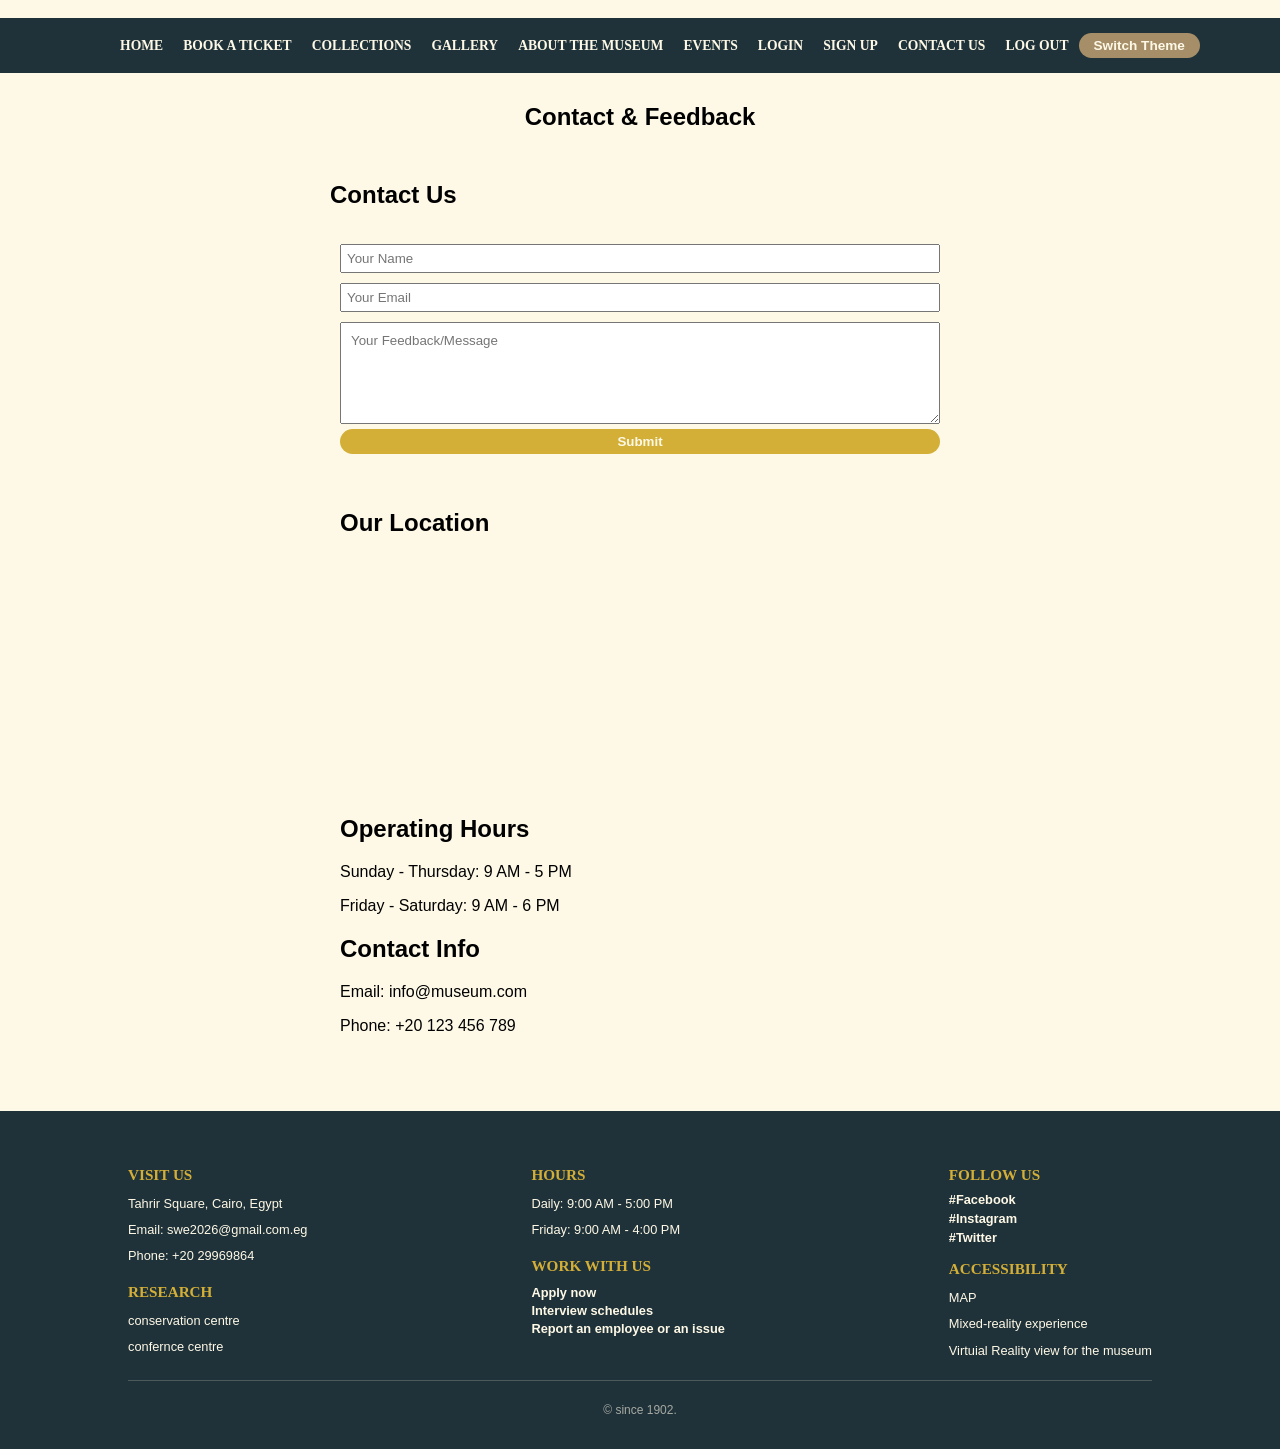
<file: contact.html>
<!DOCTYPE html>
<html>
	<!DOCTYPE html>
<html>
<head>
    <title>Contact Us</title>

    <link rel="stylesheet" href="contact.css">
                                                                                                

</head>


<body>
<nav>
        <a href="index.html">Home</a>
       <a href="price.html" class="nav-btn">book a ticket</a><!--george file name-->
        <a href="search.html">collections</a><!--haya file name-->
        <a href="gallery.html">gallery</a><!--haya file name-->
        <a href="about.html">About the museum</a><!--judy file name-->
		 <a href="events.html">events</a><!--veness file name-->
        <a href="login.html" class="nav-btn">Login</a><!--login veness file name-->
        <a href="signup.html" class="nav-btn">Sign up</a><!--sign up veness file name-->
        <a href="contact.html">contact us</a><!--malak file name-->
	    <a href="logout.html">Log out</a>
	<button class="theme-toggle" id="themebtn" title="Toggle theme">Switch Theme</button>
</nav>
	


	
<section class="container">
    <h1>Contact & Feedback</h1>
    <div class="box">

        <h2>Contact Us</h2>
      <div class="box">
    <form id="museumContactForm">
        <input type="text" id="userName" placeholder="Your Name">
        <input type="text" id="userEmail" placeholder="Your Email">
        <textarea id="userMessage" placeholder="Your Feedback/Message"></textarea>
        
        <p id="errorMessage" style="color: red; font-size: 0.8rem; display: none;"></p>
        
        <button type="submit">Submit</button>
    </form>
</div>
    <div class="box">
        <h2>Our Location</h2>
        <iframe
            src="https://maps.google.com/maps?q=Grand%20Egyptian%20Museum&t=&z=13&ie=UTF8&iwloc=&output=embed">
        </iframe>

    </div>
    <div class="box">

        <h2>Operating Hours</h2>

        <p>Sunday - Thursday: 9 AM - 5 PM</p>

        <p>Friday - Saturday: 9 AM - 6 PM</p>

        <h2>Contact Info</h2>

        <p>Email: info@museum.com</p>

        <p>Phone: +20 123 456 789</p>

    </div>

</section>


<footer class="museum-footer">
    <div class="footer-grid">
        <div class="footer-info">
            <h3>VISIT US</h3>
            <p>Tahrir Square, Cairo, Egypt</p>
            <p>Email: swe2026@gmail.com.eg</p>
            <p>Phone: +20 29969864</p>
        <div class="footer-research">
            <h3>RESEARCH</h3>
            <p>conservation centre</p>
            <p>confernce centre</p>
            </div>
        </div>
        <div class="footer-hours">
            <h3>HOURS</h3>
            <p>Daily: 9:00 AM - 5:00 PM</p>
            <p>Friday: 9:00 AM - 4:00 PM</p>
            <div class="footer-employment">
            <h3>WORK WITH US</h3>
           <a href="about:blank" target="_blank"> Apply now</a><br>
            <a href="about:blank" target="_blank">Interview schedules</a><br>
            <a href="about:blank" target="_blank"> Report an employee or an issue</a><br>
            </div>
        </div> 
        <div class="footer-social">
            <h3>FOLLOW US</h3>
            <div class="social-links">
        <a href="https://facebook.com" target="_blank">#Facebook</a>
        <a href="https://instagram.com" target="_blank">#Instagram</a>
        <a href="https://twitter.com" target="_blank">#Twitter</a>
    </div>
   <div class="footer-accessibilty">
  <h3>ACCESSIBILITY</h3>
  <p>MAP</p>
  <p>Mixed-reality experience</p>
  <p>Virtuial Reality view for the museum</p>
   </div>
        </div>
        </div>
    <div>
    <div class="footer-bottom">
        <p>&copy; since 1902.</p>
    </div>
</footer>
</div>
	<script src="script-gallery.js"></script>
<script src="contact.js"></script>



</body>









</html>
</file>
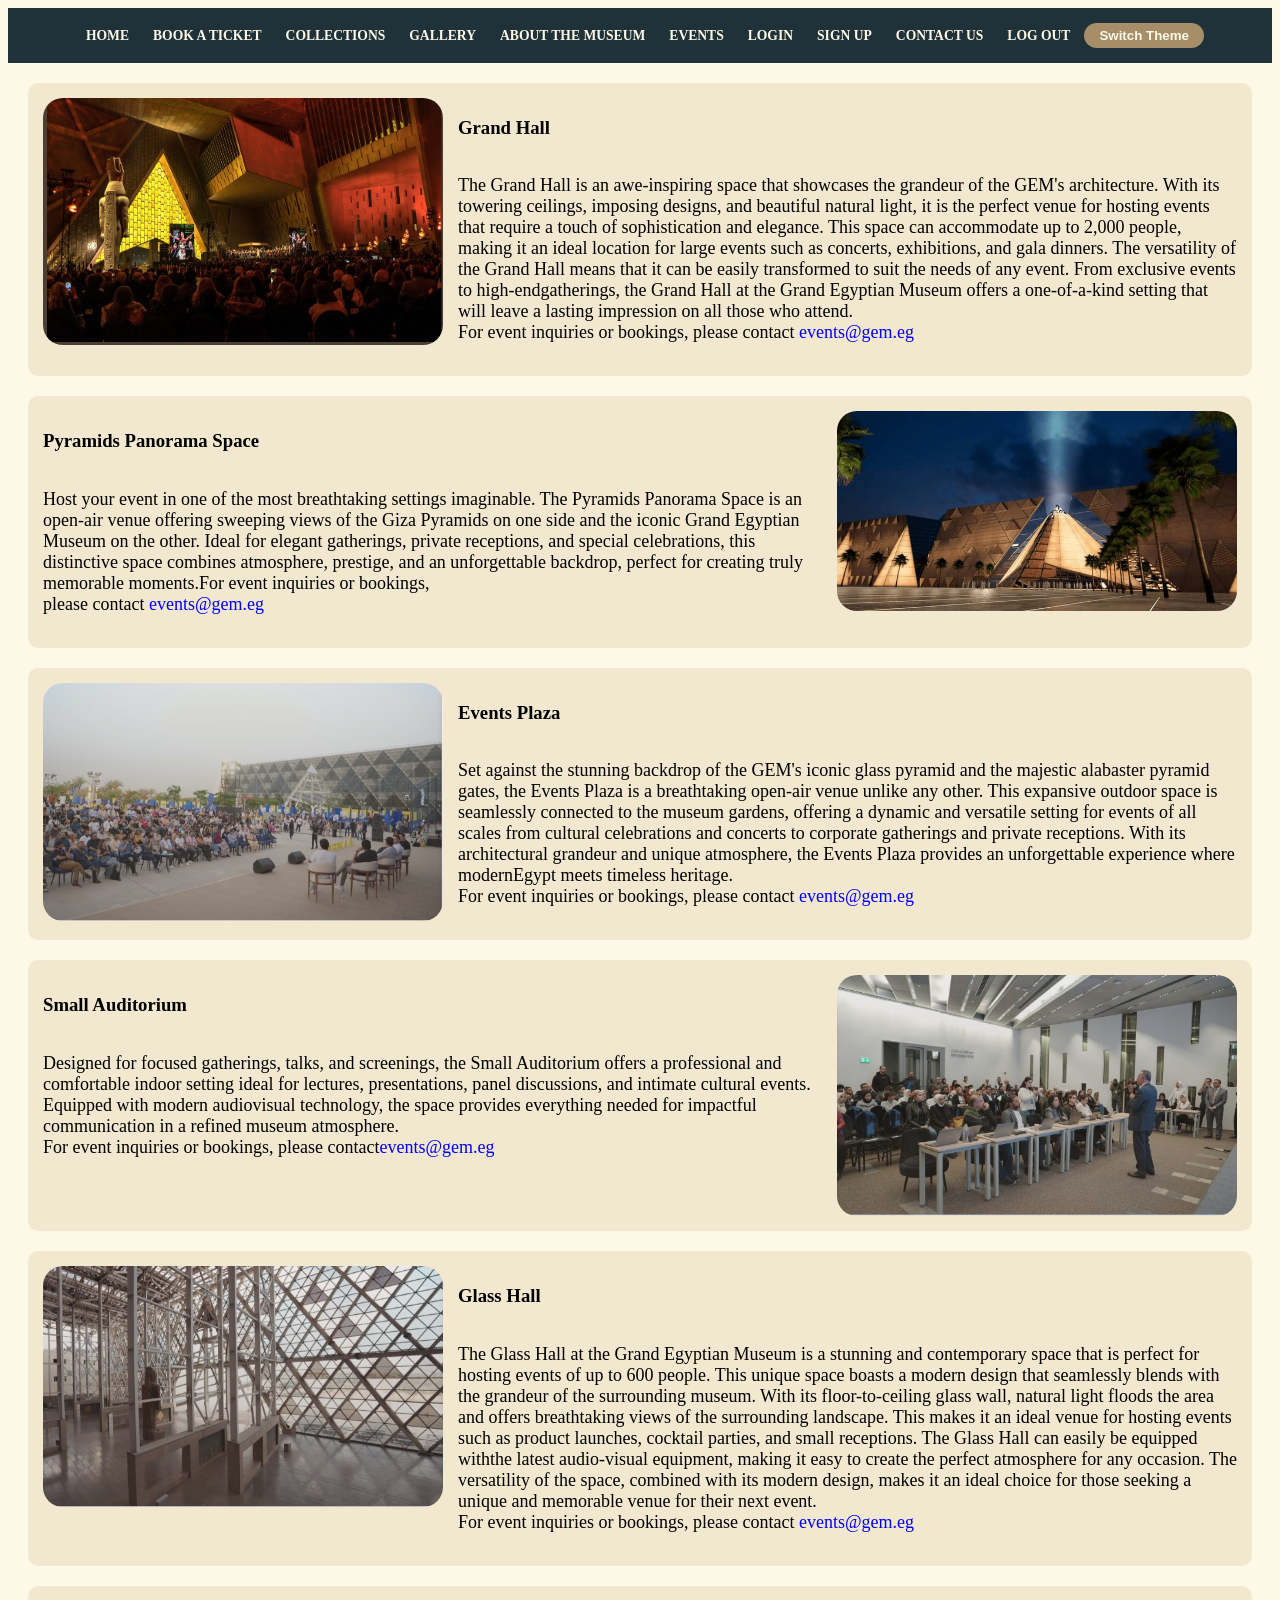
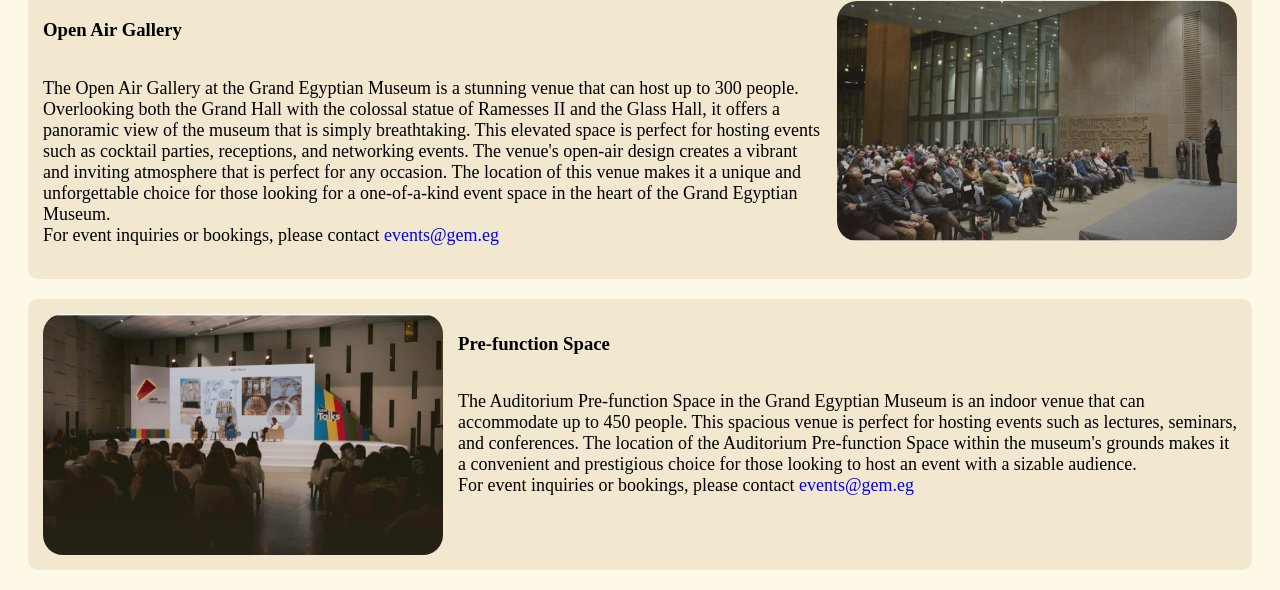
<file: events.html>
<!DOCTYPE html>
<html>
<head>
 <title>Museum events - Egypt</title>
    <link id="theme-link" rel="stylesheet" href="eventsstyle.css">
	
</head>
<body class="light">
 <nav>
        
        <a href="index.html">Home</a>
       <a href="price.html" class="nav-btn">book a ticket</a><!--george file name-->
        <a href="search.html">collections</a><!--haya file name-->
        <a href="gallery.html">gallery</a><!--haya file name-->
        <a href="about.html">About the museum</a><!--judy file name-->
		 <a href="events.html">events</a><!--veness file name-->
        <a href="login.html" class="nav-btn">Login</a><!--login veness file name-->
        <a href="signup.html" class="nav-btn">Sign up</a><!--sign up veness file name-->
        <a href="contact.html">contact us</a><!--malak file name-->
	    <a href="logout.html">Log out</a>
	   <button class="theme-toggle" id="themebtn" title="Toggle theme">Switch Theme</button>
		</nav>
		<div class="events">

  <div class="event">
    <img src="events1.jpeg">
	<div class="text">
	<h3>Grand Hall</h3>
	<p>The Grand Hall is an awe-inspiring space that showcases the grandeur of the GEM's architecture.
	With its towering ceilings, imposing designs,	and beautiful natural light,
	it is the perfect venue for hosting events that require a touch of sophistication and elegance.
	This space can accommodate up to 2,000 people, making it an ideal location for large events such as concerts, 
	exhibitions, and gala dinners. The versatility of the Grand Hall means that it can be easily transformed to suit the needs of any event.
	From exclusive events to high-endgatherings, 
	the Grand Hall at the Grand Egyptian Museum offers a one-of-a-kind setting that will leave a lasting impression on all those who attend.<br>
For event inquiries or bookings, please contact <a href="mailto:events@gem.eg">events@gem.eg</a></p>
  </div>
</div>
  <div class="event">
    <img src="events2.jpeg">
	<div class="text">
	<h3>Pyramids Panorama Space</h3>
	<p> Host your event in one of the most breathtaking settings imaginable. 
	The Pyramids Panorama Space is an open-air venue offering sweeping views of the Giza Pyramids on one side and the iconic Grand Egyptian Museum on the other. 
	Ideal for elegant gatherings, private receptions, and special celebrations, this distinctive space combines atmosphere, prestige, and an unforgettable backdrop, 
	perfect for creating truly memorable moments.For event inquiries or bookings,<br> 
	please contact <a href="mailto:events@gem.eg">events@gem.eg</a></p>
  </div>
  </div>
<div class="event">
<img src="events3.jpeg">
<div class="text">
<h3>Events Plaza</h3>
<p>Set against the stunning backdrop of the GEM's iconic glass pyramid and the majestic alabaster pyramid gates, 
the Events Plaza is a breathtaking open-air venue unlike any other. This expansive outdoor space is seamlessly connected to the museum gardens,
 offering a dynamic and versatile setting for events of all scales from cultural celebrations and concerts to corporate gatherings and private receptions.
 With its architectural grandeur and unique atmosphere, the Events Plaza provides an unforgettable experience where modernEgypt meets timeless heritage.<br>

For event inquiries or bookings, please contact <a href="mailto:events@gem.eg">events@gem.eg</a></p>
</div>
</div>
<div class="event">
<img src="events4.jpeg">
<div class="text">
<h3>Small Auditorium</h3>
<p>Designed for focused gatherings, talks, and screenings, the Small Auditorium offers a professional and comfortable indoor setting ideal for lectures,
 presentations, panel discussions, and intimate cultural events. Equipped with modern audiovisual technology, 
 the space provides everything needed for impactful communication in a refined museum atmosphere.<br>

For event inquiries or bookings, please contact<a href="mailto:events@gem.eg">events@gem.eg</a></p>
</div>
</div>
<div class="event">
<img src="events5.jpeg">
<div class="text">
<h3>Glass Hall</h3>
<p>The Glass Hall at the Grand Egyptian Museum is a stunning and contemporary space that is perfect for hosting events of up to 600 people. 
This unique space boasts a modern design that seamlessly blends with the grandeur of the surrounding museum. With its floor-to-ceiling glass wall,
 natural light floods the area and offers breathtaking views of the surrounding landscape. This makes it an ideal venue for hosting events such as product launches, 
 cocktail parties, and small receptions. The Glass Hall can easily be equipped withthe latest audio-visual equipment, 
 making it easy to create the perfect atmosphere for any occasion. The versatility of the space, combined with its modern design,
 makes it an ideal choice for those seeking a unique and memorable venue for their next event.<br>

For event inquiries or bookings, please contact <a href="mailto:events@gem.eg">events@gem.eg</a></p>
</div>
</div>
<div class="event">
<img src="events6.jpeg">
<div class="text">
<h3> Open Air Gallery</h3>
<p>The Open Air Gallery at the Grand Egyptian Museum is a stunning venue that can host up to 300 people. 
Overlooking both the Grand Hall with the colossal statue of Ramesses II and the Glass Hall, it offers a panoramic view of the museum that is simply breathtaking.
 This elevated space is perfect for hosting events such as cocktail parties, receptions, and networking events.
 The venue's open-air design creates a vibrant and inviting atmosphere that is perfect for any occasion.
 The location of this venue makes it a unique and unforgettable choice for those looking for a one-of-a-kind event space in the heart of the Grand Egyptian Museum.<br>

For event inquiries or bookings, please contact <a href="mailto:events@gem.eg">events@gem.eg</a></p>
</div>
</div>
<div class="event">
<img src="events7.jpeg">
<div class="text">
<h3>Pre-function Space</h3>
<p>The Auditorium Pre-function Space in the Grand Egyptian Museum is an indoor venue that can accommodate up to 450 people. 
This spacious venue is perfect for hosting events such as lectures, seminars, and conferences. 
The location of the Auditorium Pre-function Space within the museum's grounds makes it a convenient 
and prestigious choice for those looking to host an event with a sizable audience.<br>

For event inquiries or bookings, please contact <a href="mailto:events@gem.eg">events@gem.eg</a></p>
</div>
</div>
</div>
		<script src="script-gallery.js"></script>
</body>
</html>
</file>
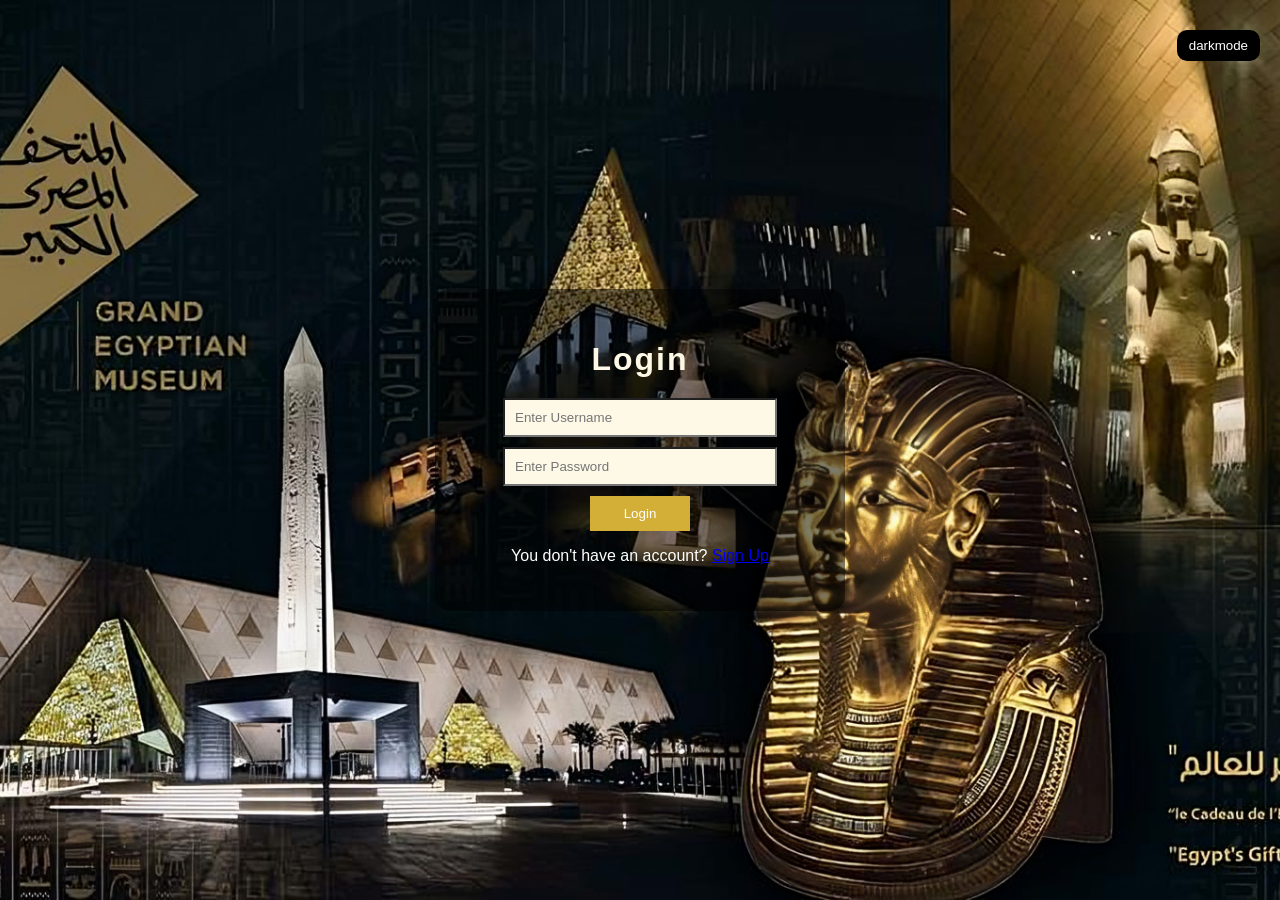
<file: login.html>
<!DOCTYPE html>
<html>
<head>
 <title> log in </title>
 <link rel="stylesheet" href="style-login.css">
 
</head>
<body class="login-page">
 <div class="login container">
 <button class="btn darkmode"  type= "button" onclick="toggleMode()"> darkmode</button>
  <form onsubmit="handleLogin(event)">
  <h1>Login</h1>
  <input type="text" id="userCode" placeholder="Enter Username" required>

<input type="password" id="zipCode" placeholder="Enter Password" required>
   
   <button class="btn login" type ="submit" >Login</button>
   <p class="signup-link">
  You don't have an account?
  <a href="signup.html">Sign Up</a>
</p>
   
  </form>
 </div>
  
  <script src="script-login.js"></script>

</body>
</html>
</file>
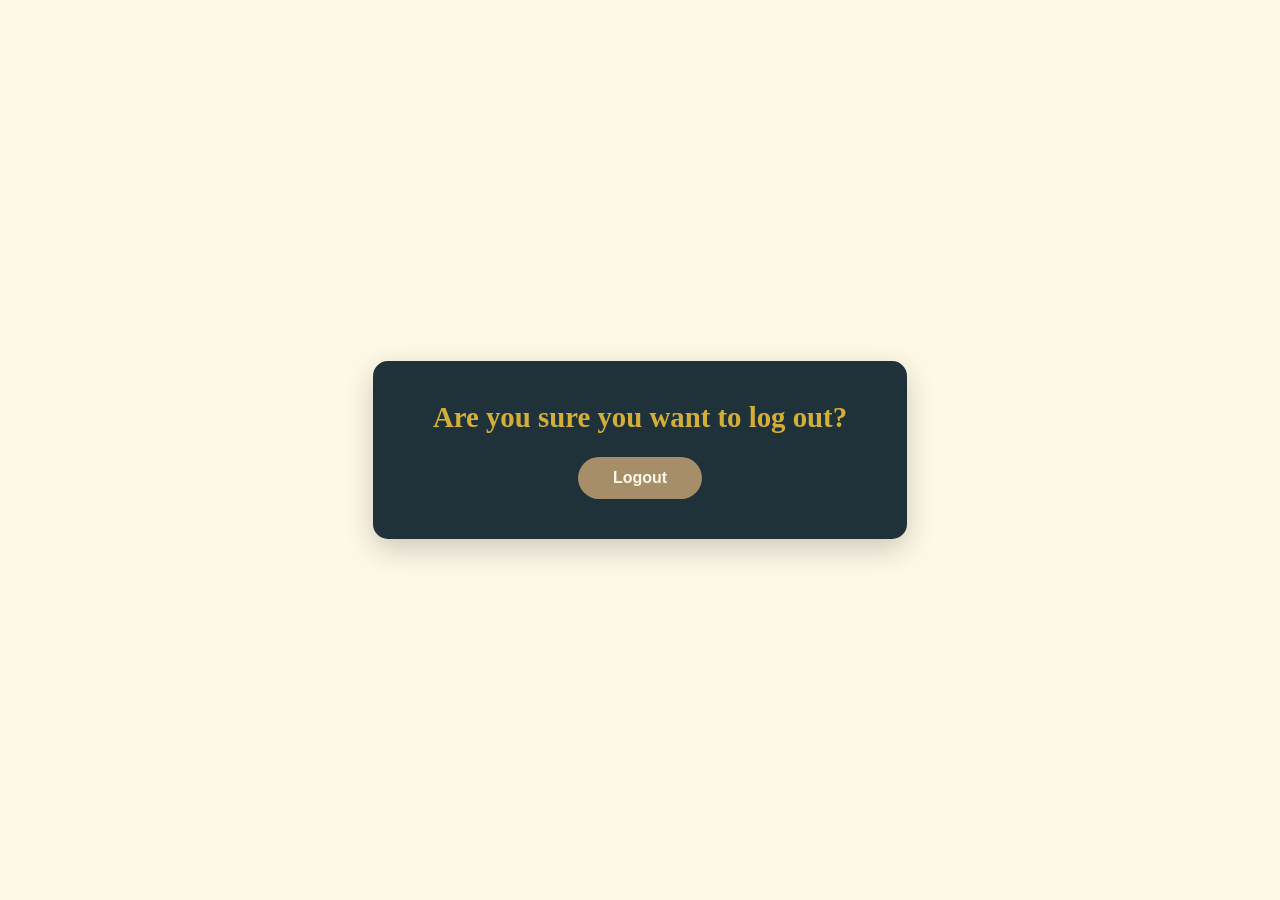
<file: logout.html>
<!DOCTYPE html>
<html>
<head>
    <title>Logout</title>
    <link rel="stylesheet" href="logout.css">
</head>
<body class="logout-page">
    <div class="logout-card">
        <h2>Are you sure you want to log out?</h2>
   <button class="logout-btn" onclick="window.location.href='login.html'">Logout</button>
    </div>
</body>
</html>
</file>
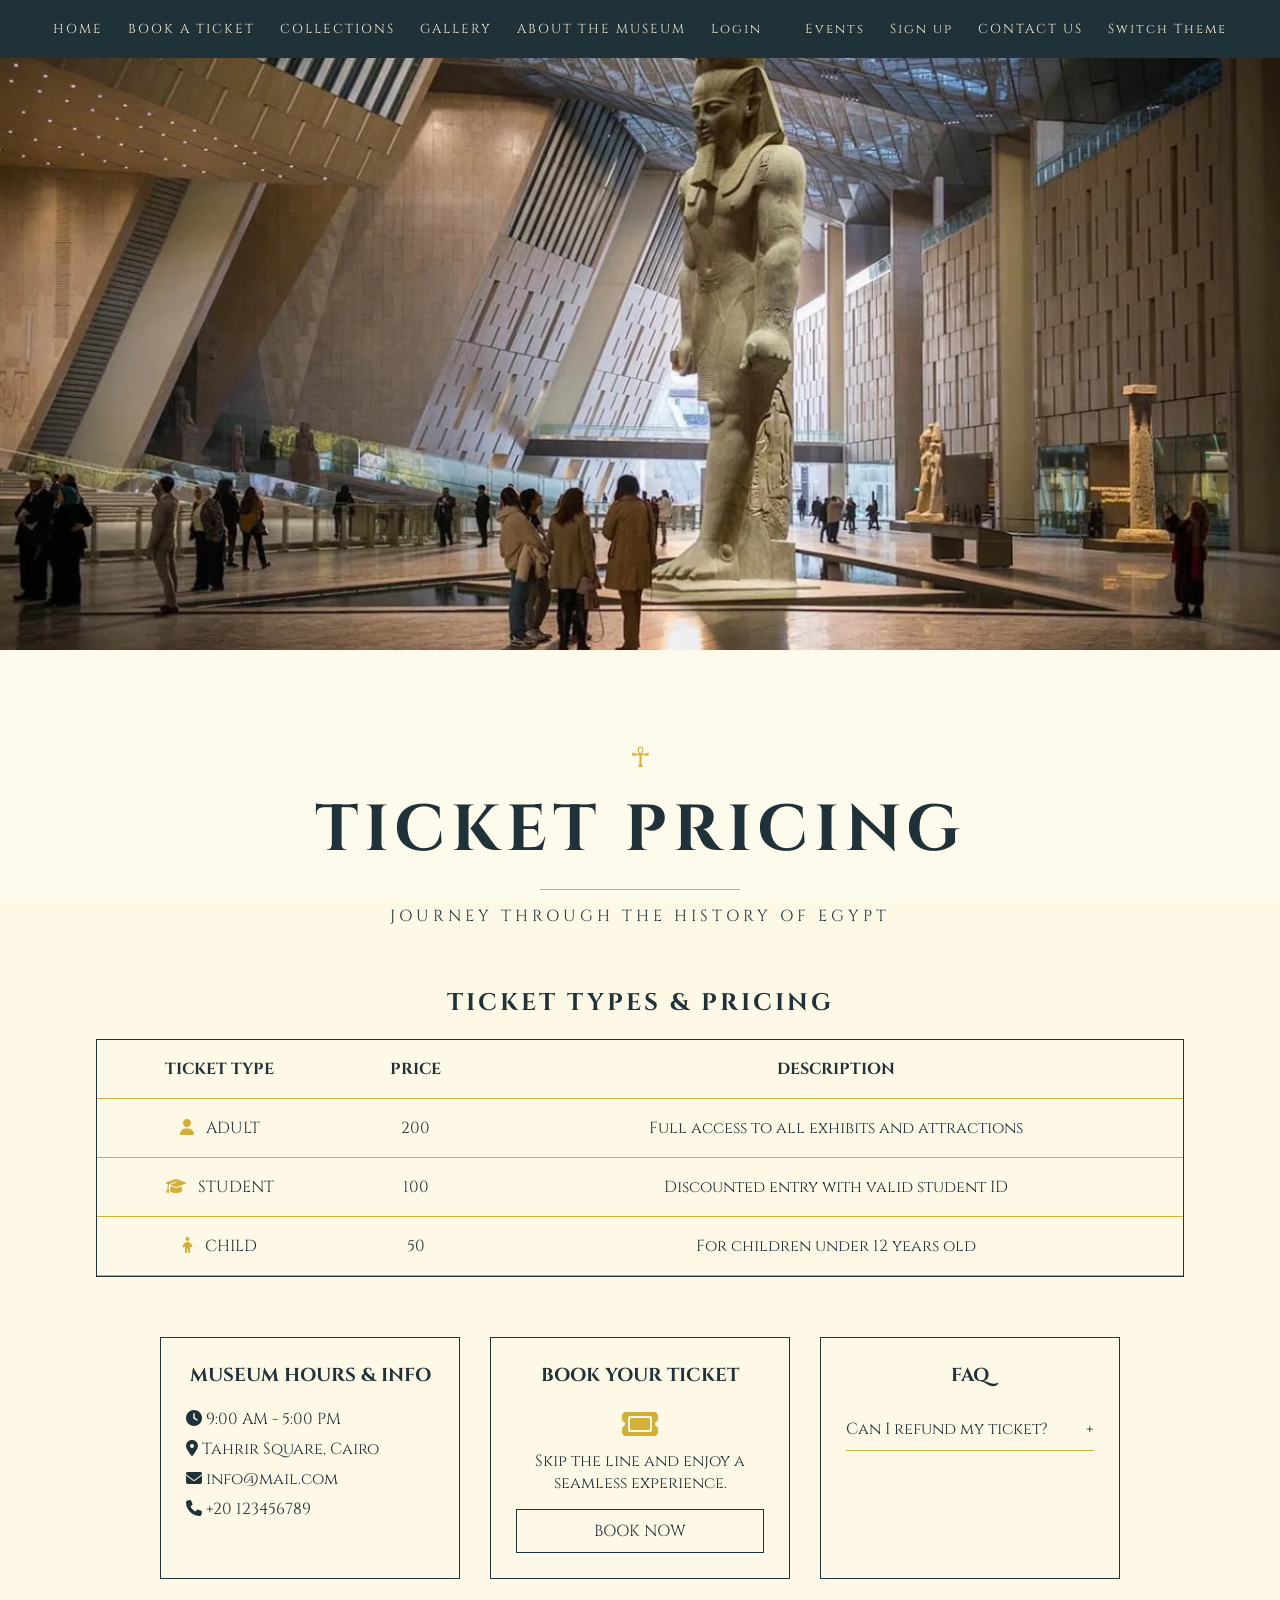
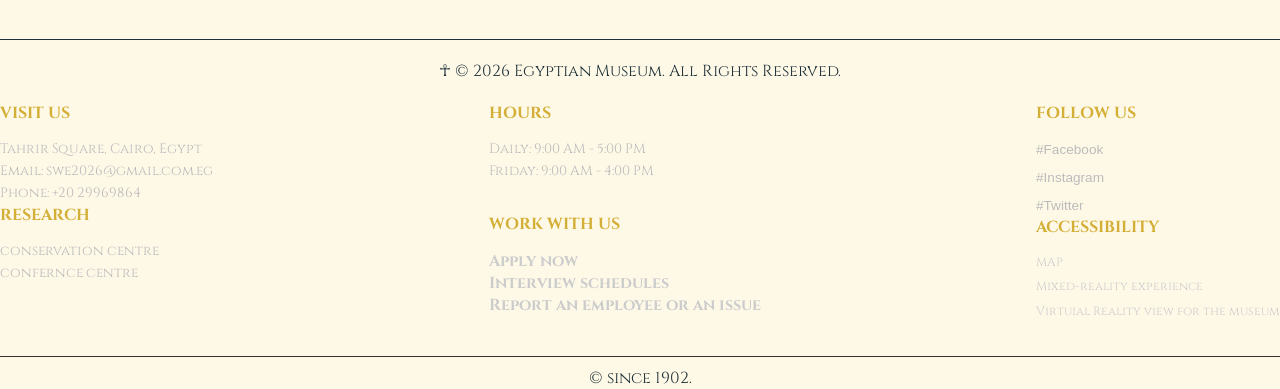
<file: price.html>
<!DOCTYPE html>
<html lang="en">
<head>
<meta charset="UTF-8">
<title>Ticket Pricing</title>

<link href="https://fonts.googleapis.com/css2?family=Playfair+Display:wght@400;700&family=Cinzel:wght@400;600&display=swap" rel="stylesheet">
<link rel="stylesheet" href="https://cdnjs.cloudflare.com/ajax/libs/font-awesome/6.4.0/css/all.min.css">

<style>
*{margin:0;padding:0;box-sizing:border-box;}

body{
    font-family:'Cinzel', serif;
    background:url("https://images.unsplash.com/photo-1594736797933-d0a9ba1c4e56") center/cover no-repeat;
    color:#fff;
    transition:0.4s;
}
body::before{
    content:"";
    position:fixed;
    width:100%;
    height:100%;
    background:rgba(0,0,0,0.88);
    z-index:-1;
    transition:0.4s;
}
nav{
    display:flex;
    justify-content:center;
    gap:25px;
    padding:20px;
    font-size:13px;
    letter-spacing:2px;
}
nav a{
    color:#bbb;
    text-decoration:none;
}
nav a:hover{color:#d4af37;}


.hero-img{
    position:relative;
}

.hero-img img{
    width:100%;
    height:650px;
    object-fit:cover;
    display:block;
}

/*  NAV فوق الصورة */
.hero-img nav{
    position:absolute;
    top:0;
    left:0;
    width:100%;
    z-index:10;
    background:rgba(0,0,0,0.3);
    backdrop-filter:blur(5px);
}


.hero{
    text-align:center;
    padding:80px 20px 40px;
}
.hero h1{
    font-size:65px;
    letter-spacing:6px;
}
.hero p{
    color:#d4af37;
    margin-top:10px;
    letter-spacing:4px;
}

.ankh{
    text-align:center;
    font-size:28px;
    color:#d4af37;
    margin:10px 0;
}

.line{
    width:200px;
    height:1px;
    background:#d4af37;
    margin:15px auto;
}

.section-title{
    text-align:center;
    color:#d4af37;
    letter-spacing:3px;
    margin:20px 0;
}


.table-box{
    width:85%;
    margin:auto;
    border:1px solid #d4af37;
}
table{
    width:100%;
    border-collapse:collapse;
}
th,td{
    padding:18px;
    border-bottom:1px solid #d4af37;
    text-align:center;
}
th{color:#d4af37;}
td i{color:#d4af37;margin-right:8px;}


.cards{
    display:flex;
    justify-content:center;
    gap:30px;
    margin:60px;
    flex-wrap:wrap;
}
.card{
    width:300px;
    border:1px solid #d4af37;
    padding:25px;
    transition:0.3s;
}
.card:hover{
    background:rgba(212,175,55,0.1);
    transform:translateY(-5px);
}
.card h3{
    color:#d4af37;
    text-align:center;
    margin-bottom:20px;
}
.card p{margin:8px 0;}

.btn{
    display:block;
    text-align:center;
    padding:10px;
    margin-top:15px;
    border:1px solid #d4af37;
    color:#d4af37;
    text-decoration:none;
}
.btn:hover{
    background:#d4af37;
    color:#000;
}

.faq-item{
    border-bottom:1px solid #d4af37;
    padding:10px 0;
    cursor:pointer;
    display:flex;
    justify-content:space-between;
}
.faq-answer{
    display:none;
    font-size:14px;
    color:#ccc;
    margin-top:5px;
}


footer{
    text-align:center;
    padding:20px;
    border-top:1px solid #d4af37;
    margin-top:40px;
}


.light-mode{
    background:#FEF9E7;
    color:#203239;
}

.light-mode::before{
    background:rgba(255,255,255,0.2);
}

.light-mode,
.light-mode p,
.light-mode span,
.light-mode td,
.light-mode th,
.light-mode h1,
.light-mode h2,
.light-mode h3{
    color:#203239;
}

.light-mode nav{
    background:#203239;
}
.light-mode nav a{
    color:#F2E8CF;
}
.light-mode nav a:hover{
    color:#fff;
}

.light-mode .table-box,
.light-mode .card,
.light-mode footer{
    border-color:#203239;
}

.light-mode .btn{
    border-color:#203239;
    color:#203239;
}
.light-mode .btn:hover{
    background:#203239;
    color:#FEF9E7;
}

.light-mode .faq-answer{
    color:#203239;
}
.museum-footer {
    background-color: #111;
    color: white;
    padding: 40px 10%;
    font-family: 'Montserrat', sans-serif;
}

.footer-grid { 
    display: flex;
    justify-content: space-between;
    flex-wrap: wrap;
    gap: 30px;
    border-bottom: 1px solid #333;
    padding-bottom: 30px;
}

.footer-grid h3 { 
    font-family: 'Cinzel', serif;
    color: #D4AF37;
    margin-bottom: 15px;
    font-size: 1rem;
}

.footer-grid p { 
    font-size: 0.85rem;
    color: #bbb;
    line-height: 1.6;
}
.footer-accessibilty{
flex: 1;    
}
.footer-accessibilty p {
    font-size: 12px;
    color: #ccc;
    margin: 5px 0;
}

.footer-employment {
    margin-top: 30px; 
}
.footer-employment a{
color: #ccc; 
    font-weight: bold;
    text-decoration: none;
     margin: 5px 0;
  
}

.footer-employment p {
    font-size: 11px;
    margin: 5px 0;
}



.footer-social {
    display: flex;
    flex-direction: column;
}


.social-links {
    display: flex;
    flex-direction: column; 
    gap: 6px;              
}

.social-links a {
    text-decoration: none;
    font-size: 0.85rem;     
    color: #bbb;          
    font-family: 'Montserrat', sans-serif;
    line-height: 1.6;     
    font-weight: normal;    
    transition: 0.3s;
}

.social-links a:hover {
    color: #D4AF37; 
}

.footer-bottom {
    text-align: center;
    padding-top: 10px;
    font-size: 1rem;
    color: #5f5f5f;
}
</style>
</head>

<body class="light-mode">


<div class="hero-img">

<nav>
<a href="index.html">HOME</a>
<a href="price.html">BOOK A TICKET</a>
<a href="search.html">COLLECTIONS</a>
<a href="gallery.html">GALLERY</a>
<a href="about.html">ABOUT THE MUSEUM</a>
 <a href="login.html" class="nav-btn">Login</a><!--login veness file name-->
<li><a href="events.html">Events</a></li>
<a href="signup.html" class="nav-btn">Sign up</a><!--sign up veness file name-->
<a href="contact.html">CONTACT US</a>
<a href="#" onclick="toggleTheme()">Switch Theme</a>
</nav>

<img src="img.png">

</div>

<div class="hero">
<div class="ankh">☥</div>
<h1>TICKET PRICING</h1>
<div class="line"></div>
<p>JOURNEY THROUGH THE HISTORY OF EGYPT</p>
</div>


<h2 class="section-title">TICKET TYPES & PRICING</h2>

<div class="table-box">
<table>
<tr>
<th>TICKET TYPE</th>
<th>PRICE</th>
<th>DESCRIPTION</th>
</tr>

<tr>
<td><i class="fa-solid fa-user"></i> ADULT</td>
<td>200</td>
<td>Full access to all exhibits and attractions</td>
</tr>

<tr>
<td><i class="fa-solid fa-graduation-cap"></i> STUDENT</td>
<td>100</td>
<td>Discounted entry with valid student ID</td>
</tr>

<tr>
<td><i class="fa-solid fa-child"></i> CHILD</td>
<td>50</td>
<td>For children under 12 years old</td>
</tr>
</table>
</div>

<div class="cards">

<div class="card">
<h3>MUSEUM HOURS & INFO</h3>
<p><i class="fa-solid fa-clock"></i> 9:00 AM - 5:00 PM</p>
<p><i class="fa-solid fa-location-dot"></i> Tahrir Square, Cairo</p>
<p><i class="fa-solid fa-envelope"></i> info@mail.com</p>
<p><i class="fa-solid fa-phone"></i> +20 123456789</p>
</div>

<div class="card" style="text-align:center;">
<h3>BOOK YOUR TICKET</h3>
<i class="fa-solid fa-ticket fa-2x" style="color:#d4af37;"></i>
<p>Skip the line and enjoy a seamless experience.</p>
<a href="#" class="btn">BOOK NOW</a>
</div>

<div class="card">
<h3>FAQ</h3>

<div onclick="toggleFAQ(this)">
<div class="faq-item">
<span>Can I refund my ticket?</span>
<span>+</span>
</div>
<div class="faq-answer">Yes, within 24 hours.</div>
</div>

</div>

</div>

<footer>
☥ © 2026 Egyptian Museum. All Rights Reserved.
</footer>
    <div class="footer-grid">
        <!-- Contact Info -->
        <div class="footer-info">
            <h3>VISIT US</h3>
            <p>Tahrir Square, Cairo, Egypt</p>
            <p>Email: swe2026@gmail.com.eg</p>
            <p>Phone: +20 29969864</p>
        <div class="footer-research">
            <h3>RESEARCH</h3>
            <p>conservation centre</p>
            <p>confernce centre</p>
            </div>
        </div>
        <div class="footer-hours">
            <h3>HOURS</h3>
            <p>Daily: 9:00 AM - 5:00 PM</p>
            <p>Friday: 9:00 AM - 4:00 PM</p>
            <div class="footer-employment">
            <h3>WORK WITH US</h3>
           <a href="about:blank" target="_blank"> Apply now</a><br>
            <a href="about:blank" target="_blank">Interview schedules</a><br>
            <a href="about:blank" target="_blank"> Report an employee or an issue</a><br>
            </div>
        </div>
        <div class="footer-social">
            <h3>FOLLOW US</h3>
            <div class="social-links">
        <a href="https://facebook.com" target="_blank">#Facebook</a>
        <a href="https://instagram.com" target="_blank">#Instagram</a>
        <a href="https://twitter.com" target="_blank">#Twitter</a>
    </div>
   <div class="footer-accessibilty">
  <h3>ACCESSIBILITY</h3>
  <p>MAP</p>
  <p>Mixed-reality experience</p>
  <p>Virtuial Reality view for the museum</p>
   </div>
        </div>
        </div>
    </div>
    <div class="footer-bottom">
        <p>&copy; since 1902.</p>
    </div>
</footer>
        

</div>

<script>
document.addEventListener("DOMContentLoaded", () => {
    const savedTheme = localStorage.getItem("theme");
    if (savedTheme === "light-mode") {
        document.body.classList.add("light-mode");
    } else if (savedTheme === "dark-mode") {
        document.body.classList.remove("light-mode");
    }
});

function toggleTheme() {
    document.body.classList.toggle("light-mode");

    if (document.body.classList.contains("light-mode")) {
        localStorage.setItem("theme", "light-mode");
    } else {
        localStorage.setItem("theme", "dark-mode");
    }
}
function toggleFAQ(el){
    let ans = el.querySelector(".faq-answer");
    let sign = el.querySelector(".faq-item span:last-child");

    if(ans.style.display==="block"){
        ans.style.display="none";
        sign.innerText="+";
    }else{
        ans.style.display="block";
        sign.innerText="-";
    }
}
</script>
</script>

</body>
</html>
</file>
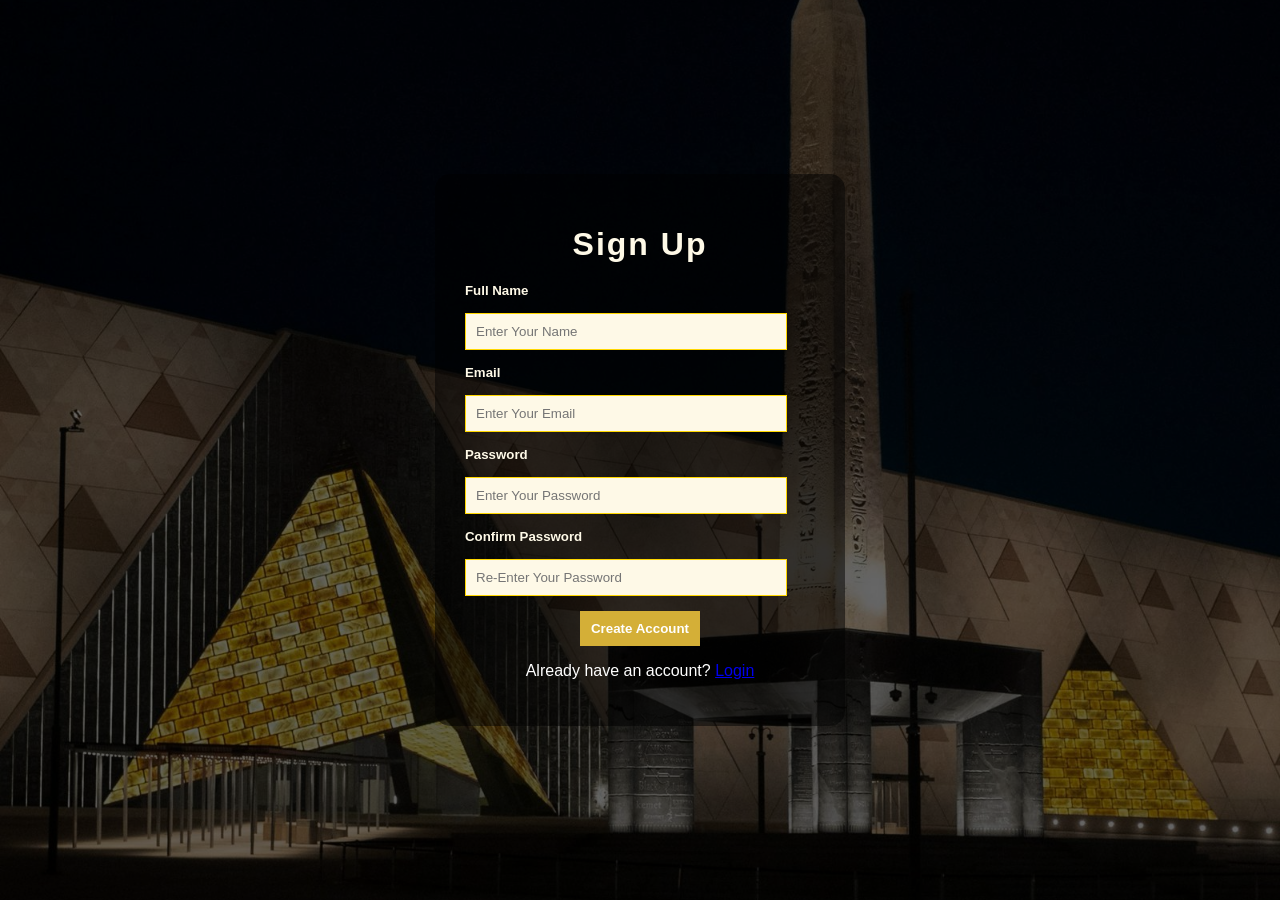
<file: signup.html>
<!DOCTYPE html>
<html lang="en">
<head>
    <meta charset="UTF-8">
    <title>Sign Up - GEM</title>
    <link rel="stylesheet" href="style-login.css">
</head>
<body class="signup-page">

    <form onsubmit="validateSignup(event)" id="signupForm">
        <h1>Sign Up</h1>

        <h5>Full Name</h5>
        <input type="text" id="fullName" placeholder="Enter Your Name">

        <h5>Email</h5>
        <input type="email" id="email" placeholder="Enter Your Email">

        <h5>Password</h5>
        <input type="password" id="password" placeholder="Enter Your Password">

        <h5>Confirm Password</h5>
        <input type="password" id="confirmPassword" placeholder="Re-Enter Your Password">

        <button class="signup-btn" type="submit">
            Create Account
        </button>

        <p>
            Already have an account?
            <a href="login.html">Login</a>
        </p>
    </form>

    <script src="signup.script.js"></script>
</body>
</html>
</file>
<file: contact.css>
body {
    font-family: Arial, sans-serif;
    background: #FEF9E7;
    margin: 0;
}

.container {
    width: 50%;
    margin: auto;
    padding: 10px;
}

h1 {
    text-align: center;
}

.box {
    background: #FEF9E7;
    padding: 10px;
    margin: 15px 0;
    border-radius: 5px;
}
nav {
    background-color: #203239;
    color: #FEF9E7;
    padding: 15px;      
    text-align: center;
    width: 100%;
	display: flex;
    justify-content: center;
    align-items: center;
} 

nav a {
    color: #FEF9E7;
    margin: 0 10px;    
    text-transform: uppercase;
    font-size: 0.85rem;
    text-decoration: none;
    font-weight: bold;
    display: inline-block; 
    transition: 0.3s; 
    font-family: 'Cinzel', serif; 
}

nav a:hover {
    color: #D4AF37;
}
#themebtn {
    background-color: #A68F68;
    color: #FEF9E7;
    border: none;
    padding: 8px 15px;
    border-radius: 20px;
    cursor: pointer;
    font-weight: bold;
    font-size: 0.85rem;
}


body.dark-mode #themebtn {
    background-color: #A68F68;
    color: #000;
}


form {
    display: flex;
    flex-direction: column;
}

input, textarea {
    margin: 5px 0;
    padding: 5px;
}

textarea {
    height: 80px; 
    margin: 5px 0;
    padding: 10px;
    font-family: inherit;
}

#errorMessage {
    font-weight: bold;
    margin: 10px 0;
    padding: 5px;
}

button {
	background-color:#D4AF37;
	color:#FEF9E7;
	border: none;
	margin:0px;
	padding: 5px 15px;
	border-radius:15px;
	 cursor: pointer;
    font-weight: bold;
}
#themebtn{
	background-color:#A68F68;
	color:#FEF9E7;
	border: none;
	margin:0px;
	padding: 5px 15px;
	border-radius:15px;
	 cursor: pointer;
    font-weight: bold;
}



iframe {
    width: 80%;
    height: 200px;
    border: none;
}
.museum-footer {
    background-color: #203239;
    color: #FEF9E7;           
    padding: 40px 10% 20px;    
    font-family: 'Montserrat', sans-serif;
}

.footer-grid {
    display: flex;
    justify-content: space-between;
    flex-wrap: wrap;
    gap: 20px;                 
    border-bottom: 1px solid rgba(254, 249, 231, 0.2); 
    padding-bottom: 15px;      
}

.footer-grid h3 {
    font-family: 'Cinzel', serif;
    color: #D4AF37;            
    margin-bottom: 8px;       
    font-size: 0.95rem;      
}

.footer-grid p, 
.footer-accessibilty p,
.footer-employment p {
    font-size: 0.8rem;         
    color: #FEF9E7;            
    line-height: 1.8;          
    margin: 3px 0;             
}

.footer-employment a,
.social-links a {
    color: #FEF9E7;
    font-weight: bold;
    text-decoration: none;
    font-size: 0.8rem;
    transition: 0.3s;
}

.footer-employment a:hover,
.social-links a:hover {
    color: #D4AF37;            
}

.footer-employment {
    margin-top: 10px;          
}

.social-links {
    display: flex;
    flex-direction: column;
    gap: 4px;                  
}

.footer-bottom {
    text-align: center;
    padding-top: 10px;
    font-size: 0.75rem;       
    color: rgba(254, 249, 231, 0.6); 
}

body.dark-mode {
	background-color: #1A1A1A; 
    color: #D4AF37;            
    font-family: 'Georgia', serif;
    margin: 0;
    padding: 0;
}

body.dark-mode .box, 
body.dark-mode .container {
    background-color: #1a1a1a;           
    color: #D4AF37;
    border: 1px solid #D4AF37;           
}

body.dark-mode nav,
body.dark-mode .museum-footer {
    background-color: #000000; 
}
body.dark-mode nav a {
    color: #D4AF37;
}

body.dark-mode nav a:hover {
    color: #FEF9E7;
}
</file>
<file: eventsstyle.css>
nav {
    background-color:#203239;
    color: #FEF9E7;
    padding: 15px; 
    text-align: center;
}

nav a {
    color:#FEF9E7;
    margin: 0 10px;
	text-transform:uppercase;
	font-size:0.85rem;
    text-decoration: none;
    font-weight: bold;
    display: inline-block; 
    transition: 0.3s; 
}

nav a:hover {
    color: #D4AF37; 
	
}
.event {
  display: flex;
  align-items: flex-start;
  gap: 15px;
  margin: 20px;
  background:#F2E8CF ;
  padding: 15px;
  border-radius: 10px;
}
.text {
  display: flex;
  flex:1;
  flex-direction:column;
  
}
.event img {
  width: 400px;
  padding:0;
  border-radius: 20px;
}
.event p {
  color: black;
  font-size: 18px;
  
 
}
.event:nth-child(even) {
  flex-direction: row-reverse;
}


a {
  color: blue ;
  text-decoration: none;
}
body{
background-color:#FEF9E7 ;}
body.light {
  background-color: #FEF9E7;
  color: #000;}

body.dark-mode {
    background-color: #203239;
    color: white;
}

body.dark-mode .event {
    background: rgba(0, 0, 0, 0.6);
    border: 1px solid gold;
}

body.dark-mode .event p,
body.dark-mode .event h3 {
    color: gold;
}


#themebtn{
	background-color:#A68F68;
	color:#FEF9E7;
	border: none;
	margin:0px;
	padding: 5px 15px;
	border-radius:15px;
	 cursor: pointer;
    font-weight: bold;
}
body.dark-mode nav { 
    background-color: #000000;
    color: #D4AF37;
    padding: 15px;
    text-align: center;
    border-bottom: 2px solid #D4AF37;
}

body.dark-mode nav a { 
    color: #D4AF37;
    margin: 0 15px;
    text-transform: uppercase;
    font-size: 0.85rem;
    text-decoration: none;
    font-weight: bold;
    display: inline-block;
    transition: 0.3s;
}

body.dark-mode nav a:hover {
    color: #FEF9E7;
}
body.dark-mode #themebtn{
	background-color: #A68F68;
    color: #000;
    border: none;
    padding: 5px 15px;
    border-radius: 15px;
    cursor: pointer;
    font-weight: bold;}
body.dark-mode nav a:hover {
    color: #FEF9E7;
}
</file>
<file: style-login.css>
body{
	font-family:Arial,sans-serif;
	display: flex;
	justify-content: center; 
	align-items: center;     

	margin :0;
	padding:0;                 
  height: 100vh;
	position:relative;
	
}
.login-page{
	background-image:url("images/images/venes.png");
	background-size:cover;
	background-position:center;
	background-repeat:no-repeat;
}
.signup-page {
  background-image: url("images/images/museum.jpg");
  background-size: cover;
  background-position: center;
  background-repeat: no-repeat;
  position: relative;
  
}
.signup-page::before {
  content: "";
  position: absolute;
  top: 0;
  left: 0;
  width: 100%;
  height: 100%;
  background: rgba(0, 0, 0, 0.6); 
}


.signup-btn {
  background-color: #d4af37;
  color: white;
  border: none;
  padding: 10px;
  width: 120px;
  font-weight: bold;
}

.darkmode {
  position: absolute;
  top: 20px;
  right: 20px;
  width: auto;
  padding: 8px 12px;
  border-radius: 10px;
  cursor: pointer;
  background:black;
  color:white;
}


body.dark {
  background-color: linear-gradient(#121212, #000);
  
}
body.dark form {
  background: rgba(255,255,255,0.1);
}
.login-page form {
	text-align: center;
	width:350px;
	padding:30px;
	background: rgba(0,0,0,0.5); 
	border-radius: 15px;
}
.login-page input {
	text-align:left;
	margin-left:0;
	display:block;
	margin:10px auto;
	padding:10px;
width:250px;
color:#111111;
background-color:#FEF9E7;}
.signup-page form{
	text-align:left;
	width:350px;
	padding:30px;
	background: rgba(0,0,0,0.5); 
	border-radius: 15px;
	 position: relative;
  z-index: 1;
	
}
.signup-page input{
	text-align:left;
  margin: 5px 0;
  padding: 10px;
  width: 300px;
  border: 1px solid gold;
  color:#111111;
background-color:#FEF9E7;
}
button{
	padding:10px;
	width:100px;
	background-color:#d4af37;
	color:white;
border:none;
align-self: center;
display: block;
  margin: 10px auto;
}
h1{
	color:#FEF9E7;
  text-align: center;
  margin-bottom: 20px;
  font-size: 32px;
  letter-spacing: 2px;
}
h2{
	color:#FEF9E7;
  text-align: center;
  margin-bottom: 20px;
  font-size: 32px;
  letter-spacing: 2px;
}
h5{
	color:#FEF9E7;
text-align:left;
margin:10px 0;
}

p{
color:white;
text-align:center;}
</file>
<file: logout.css>
body{
    background-color: #D4AF37;
}
.logout-page {
    background-color: #FEF9E7; 
    margin: 0;
    display: flex;
    justify-content: center;
    align-items: center;
    height: 100vh;
    font-family: 'Georgia', serif;
}

.logout-card {
    background-color: #203239;
    padding: 40px 60px;
    border-radius: 15px;
    box-shadow: 0 10px 30px rgba(0, 0, 0, 0.2);
    text-align: center;
    color: #1111; 
}

h2 {
    color: #D4AF37;
    margin-top: 0;
    font-size: 1.8rem;
}

p {
    margin-bottom: 25px;
    opacity: 0.9;
}

.logout-btn {
    background-color: #A68F68; 
    color: #FEF9E7;
    border: none;
    padding: 12px 35px;
    border-radius: 25px;
    font-weight: bold;
    font-size: 1rem;
    cursor: pointer;
    transition: all 0.3s ease;
}

.logout-btn:hover {
    background-color: #D4AF37; 
    color: #000;
    transform: translateY(-2px); 
    box-shadow: 0 5px 15px rgba(212, 175, 55, 0.4);
}
</file>
